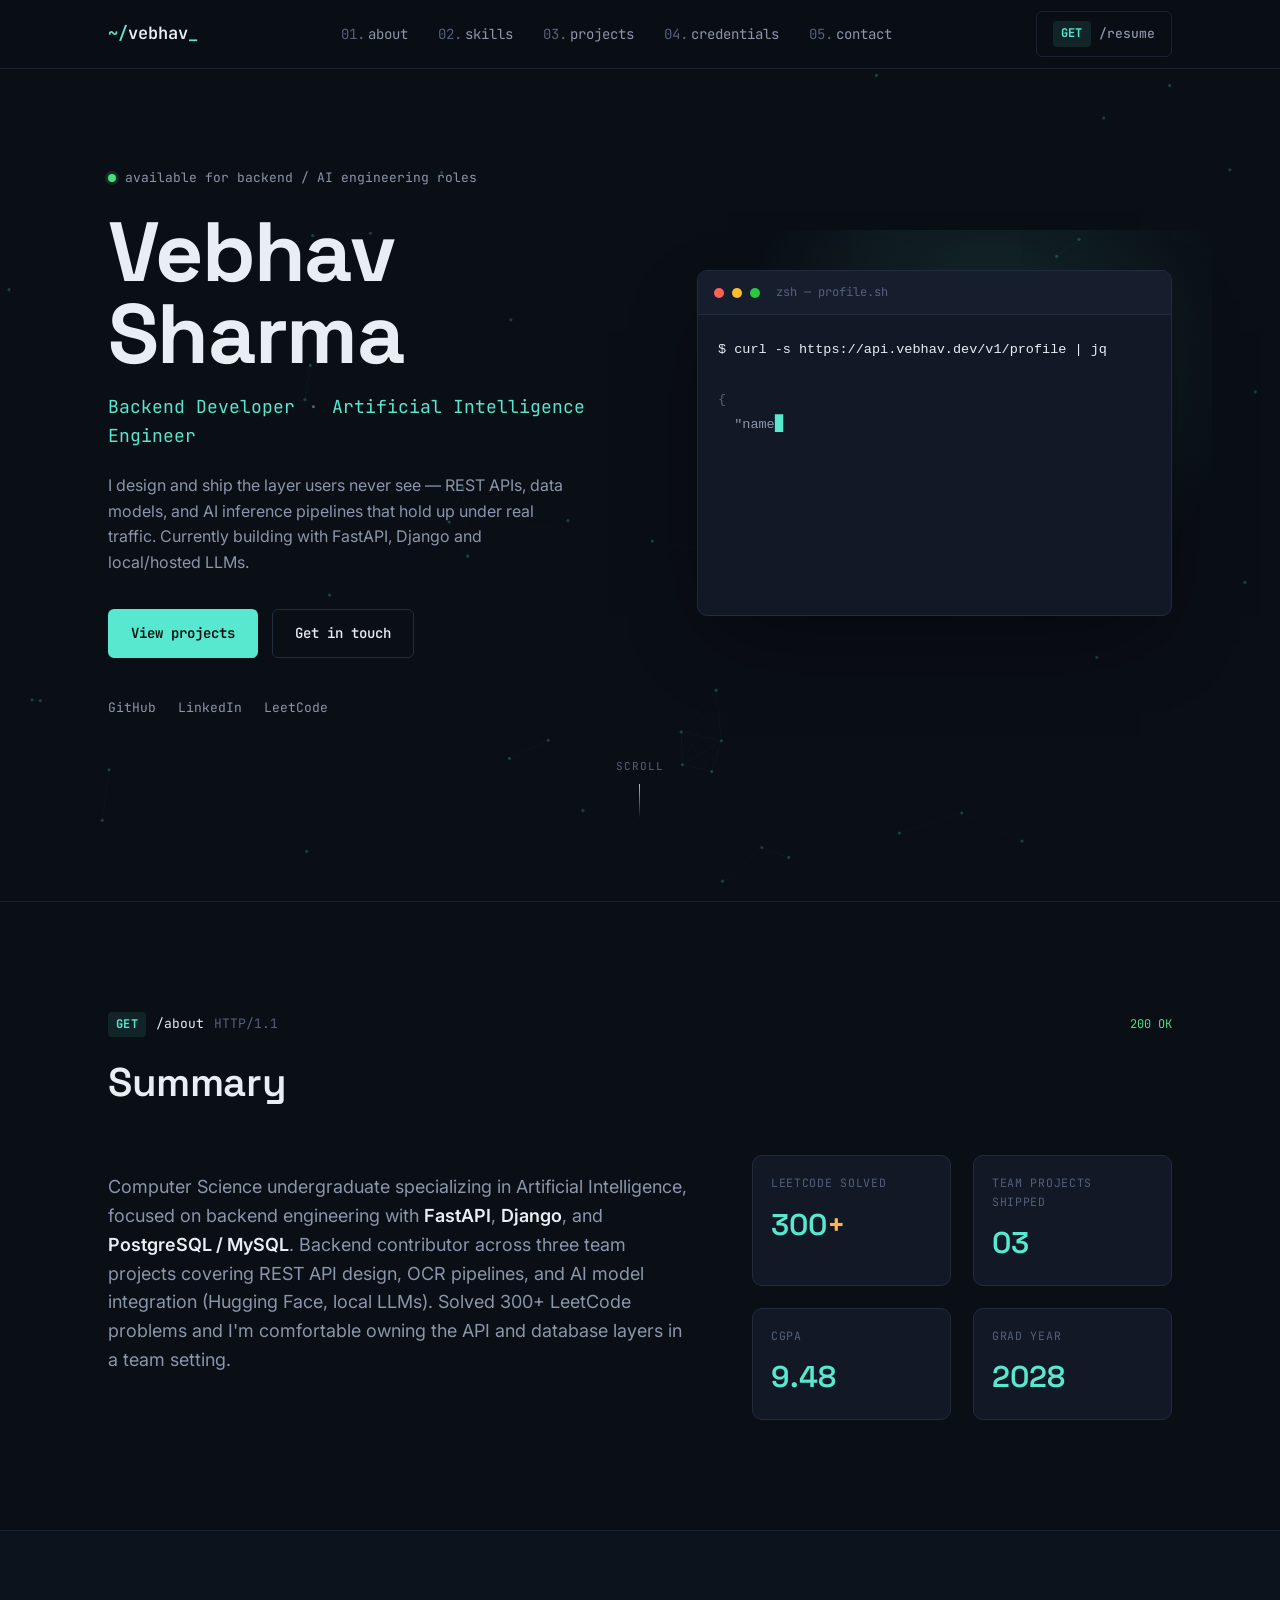
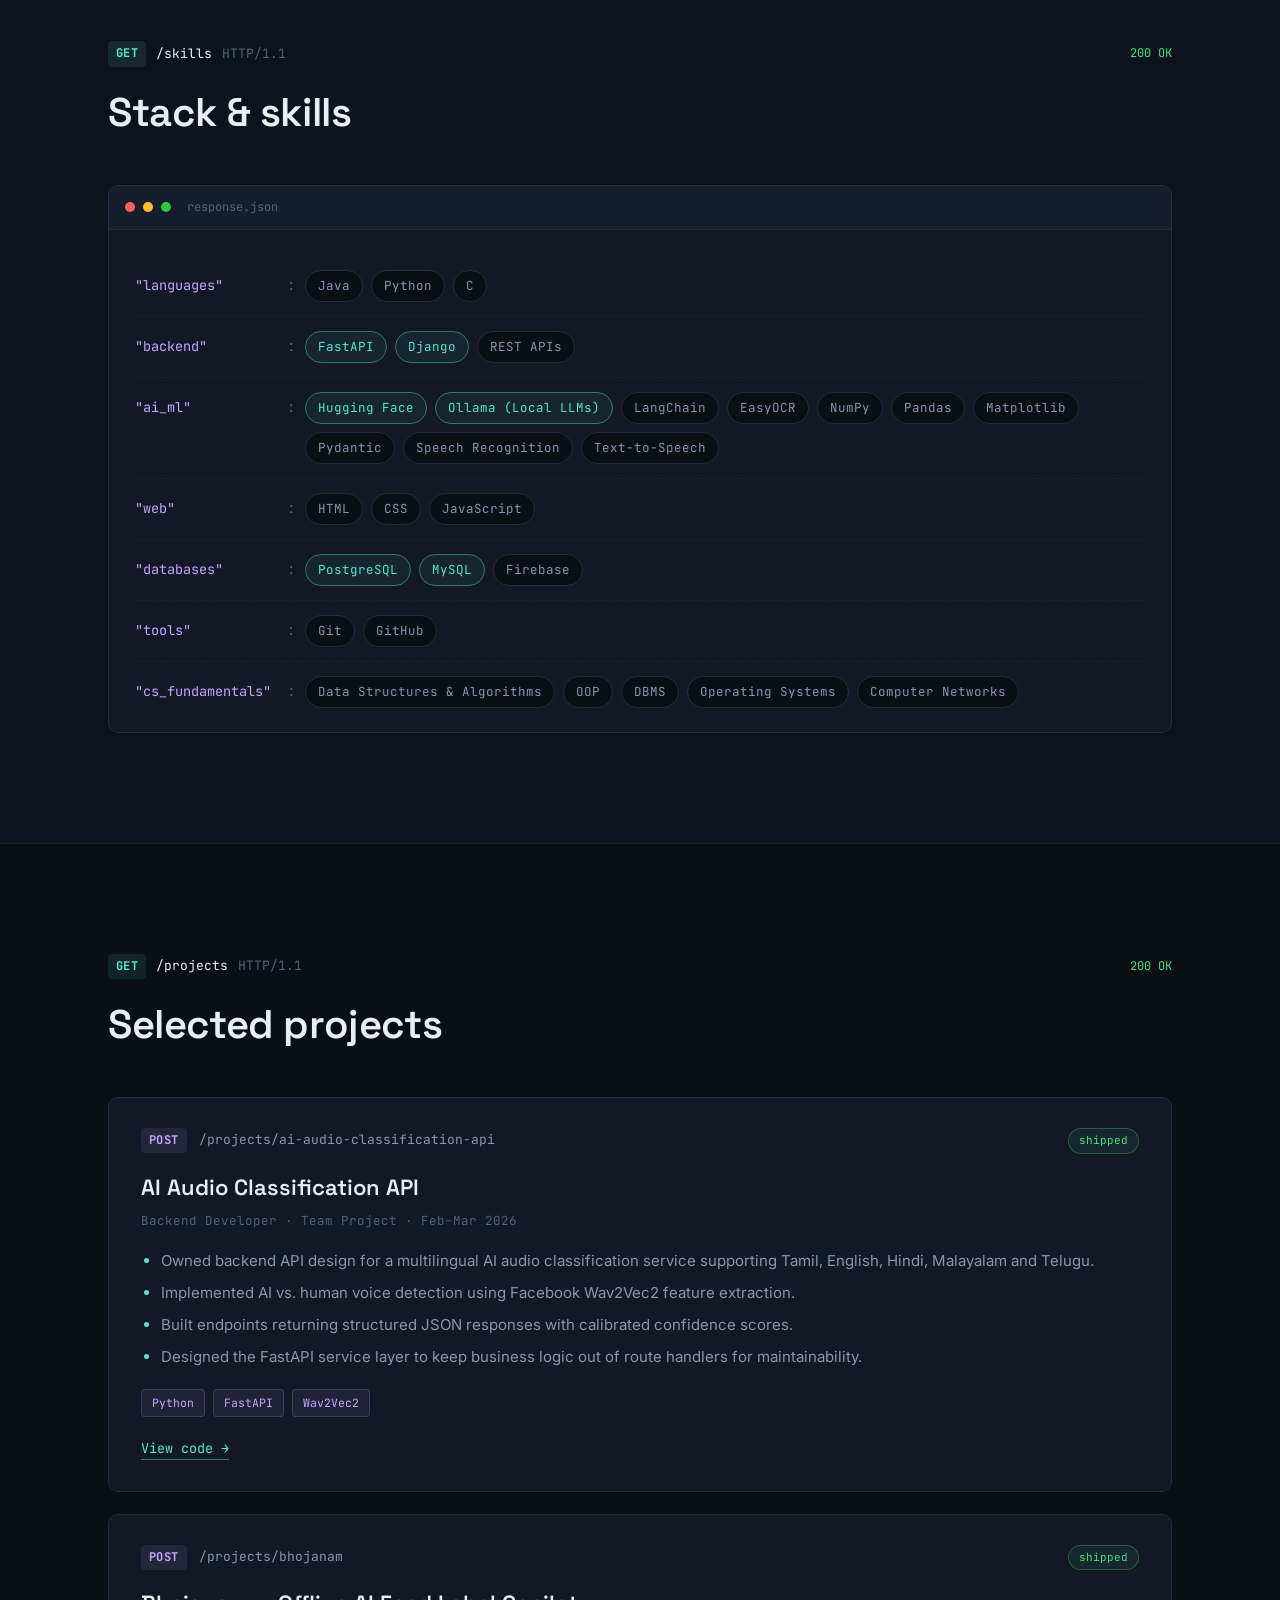
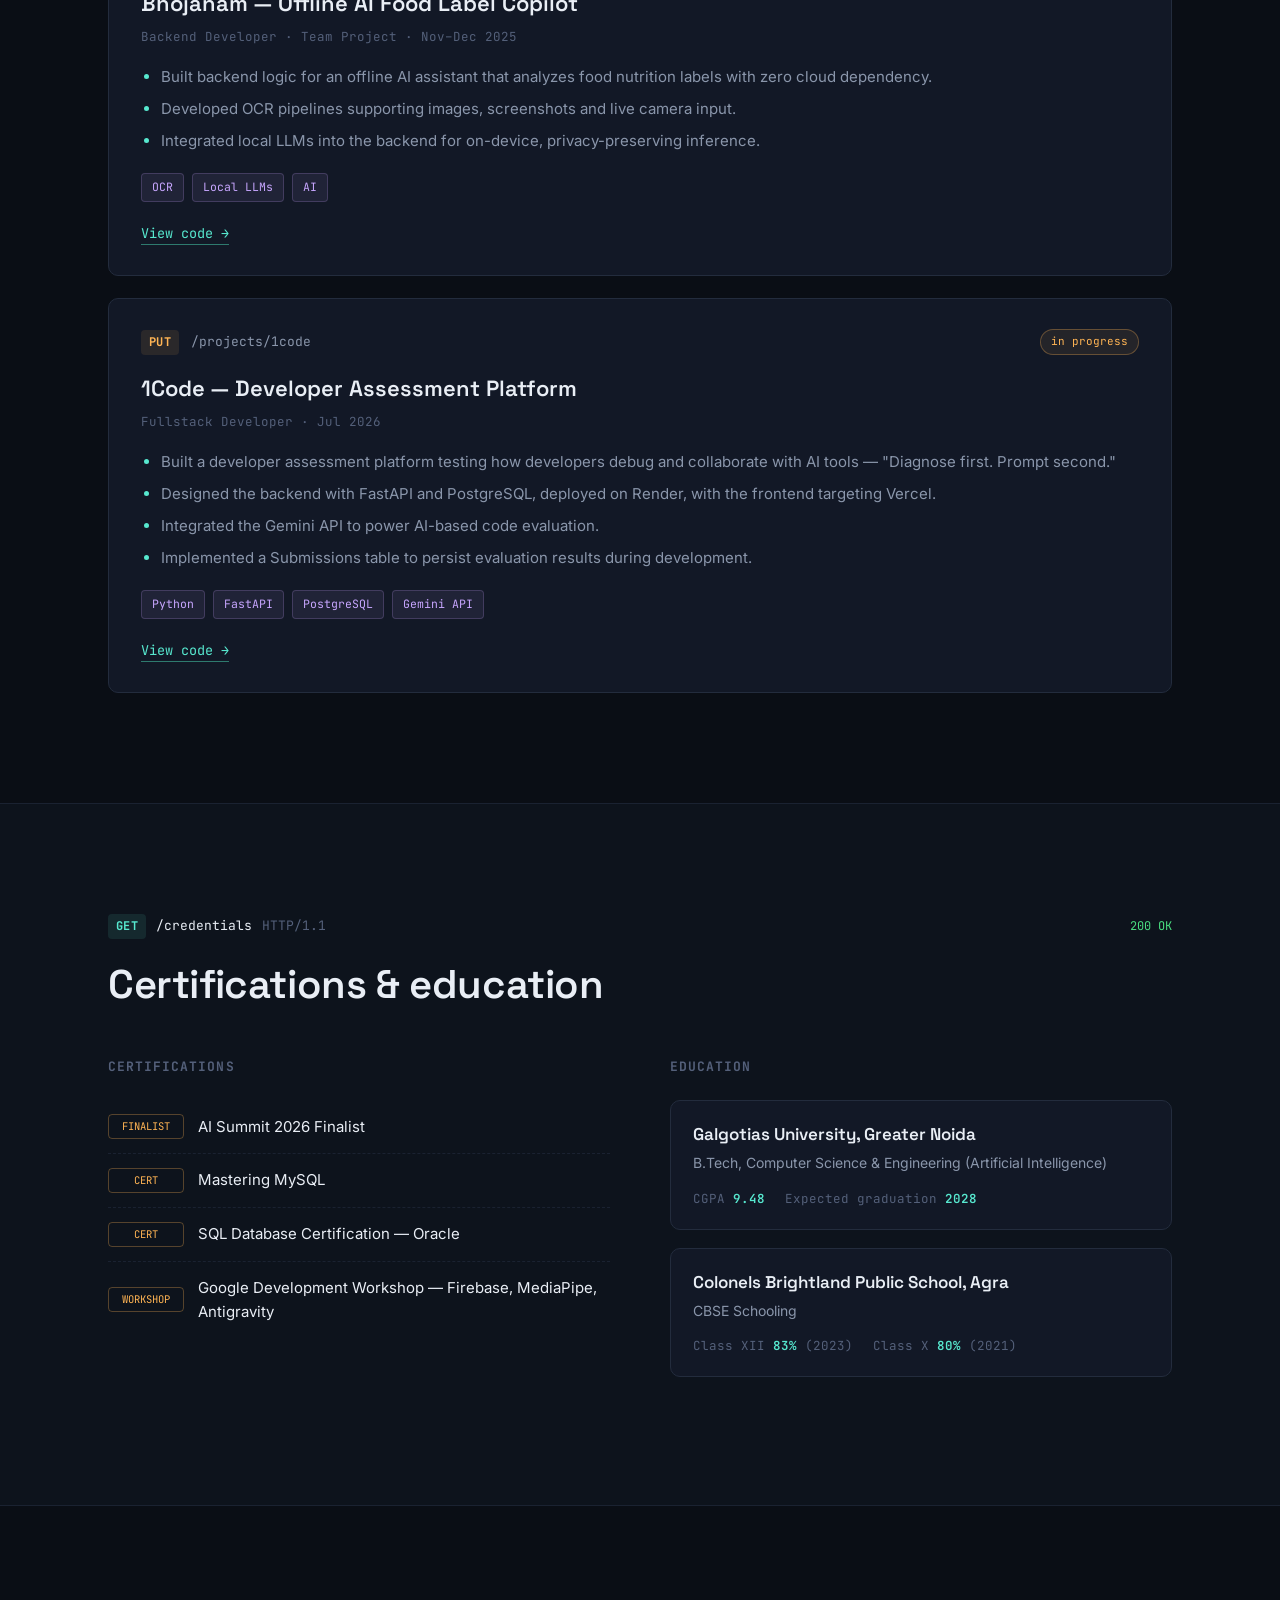
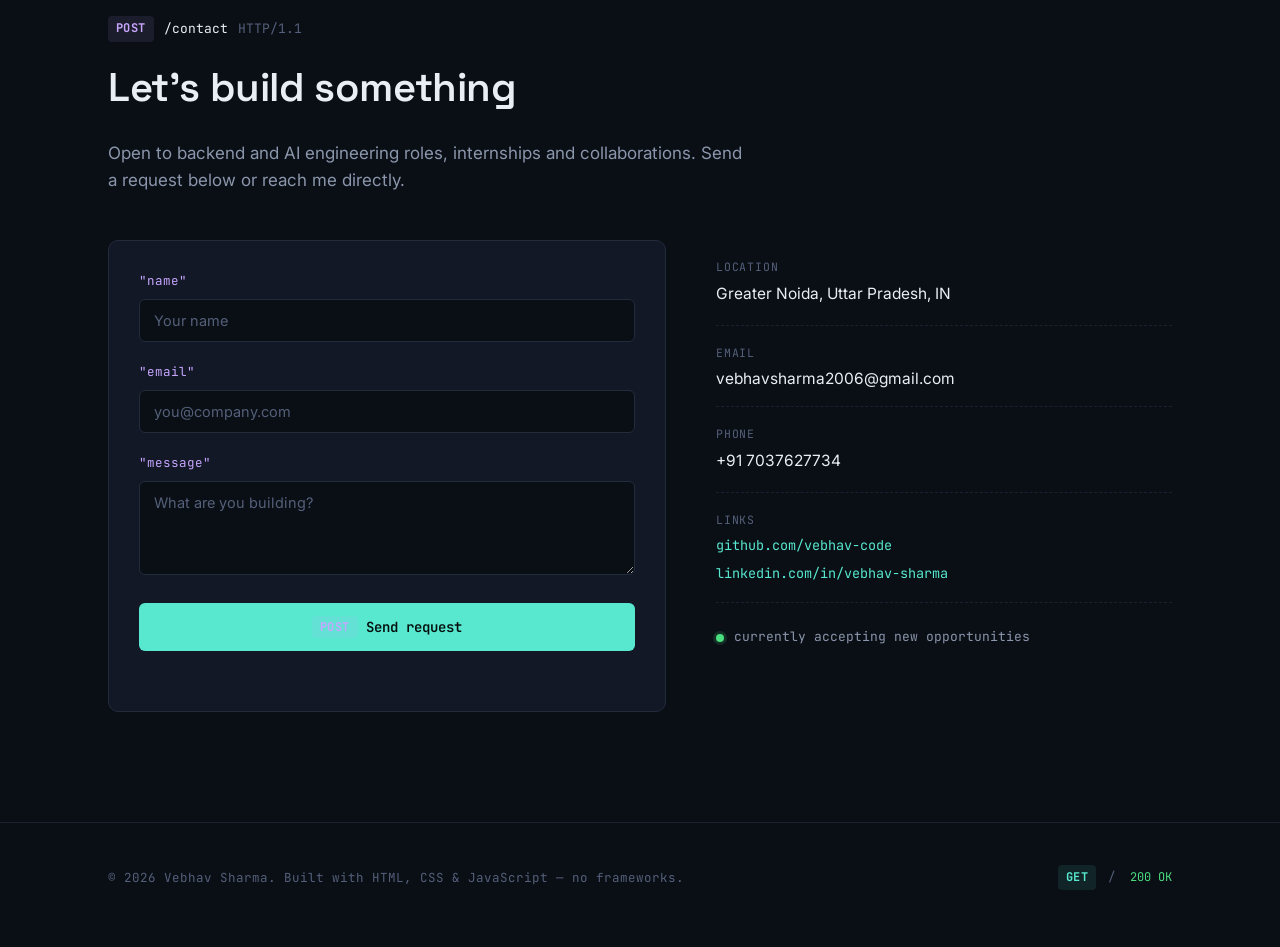
<file: index.html>
<!DOCTYPE html>
<html lang="en">
<head>
<meta charset="UTF-8">
<meta name="viewport" content="width=device-width, initial-scale=1.0">
<title>Vebhav Sharma — Backend Developer &amp; AI Engineer</title>
<meta name="description" content="Vebhav Sharma — Backend developer specializing in FastAPI, Django and AI system integration. Portfolio of backend and AI engineering projects.">

<link rel="preconnect" href="https://fonts.googleapis.com">
<link rel="preconnect" href="https://fonts.gstatic.com" crossorigin>
<link href="https://fonts.googleapis.com/css2?family=Space+Grotesk:wght@400;500;600;700&family=Inter:wght@400;500;600&family=JetBrains+Mono:wght@400;500;600;700&display=swap" rel="stylesheet">

<link rel="stylesheet" href="style.css">
</head>
<body>

<canvas id="net-bg" aria-hidden="true"></canvas>

<a class="skip-link" href="#main">Skip to content</a>

<header class="site-header">
  <div class="wrap header-inner">
    <a href="#top" class="logo">
      <span class="logo-bracket">~/</span>vebhav<span class="logo-blink">_</span>
    </a>

    <nav class="primary-nav" aria-label="Primary">
      <button class="nav-toggle" id="navToggle" aria-expanded="false" aria-controls="navList">
        <span></span><span></span><span></span>
        <span class="sr-only">Menu</span>
      </button>
      <ul id="navList" class="nav-list">
        <li><a href="#about"><span class="nav-dim">01.</span>about</a></li>
        <li><a href="#skills"><span class="nav-dim">02.</span>skills</a></li>
        <li><a href="#projects"><span class="nav-dim">03.</span>projects</a></li>
        <li><a href="#credentials"><span class="nav-dim">04.</span>credentials</a></li>
        <li><a href="#contact"><span class="nav-dim">05.</span>contact</a></li>
      </ul>
    </nav>

    <a class="btn btn-ghost header-cta" href="mailto:vebhavsharma2006@gmail.com">
      <span class="method method-get">GET</span> /resume
    </a>
  </div>
</header>

<main id="main">

  <!-- ============ HERO ============ -->
  <section class="hero" id="top">
    <div class="wrap hero-grid">

      <div class="hero-copy">
        <p class="eyebrow"><span class="status-dot"></span>available for backend / AI engineering roles</p>
        <h1 class="hero-title">
          Vebhav<br>
          Sharma
        </h1>
        <p class="hero-role">Backend Developer <span class="dot-sep">·</span> Artificial Intelligence Engineer</p>
        <p class="hero-desc">
          I design and ship the layer users never see &mdash; REST APIs, data models,
          and AI inference pipelines that hold up under real traffic. Currently
          building with FastAPI, Django and local/hosted LLMs.
        </p>

        <div class="hero-actions">
          <a href="#projects" class="btn btn-solid">View projects</a>
          <a href="#contact" class="btn btn-outline">Get in touch</a>
        </div>

        <ul class="hero-social" aria-label="Social links">
          <li><a href="https://github.com/vebhav-code" target="_blank" rel="noopener">GitHub</a></li>
          <li><a href="https://www.linkedin.com/in/vebhav-sharma-586575362/" target="_blank" rel="noopener">LinkedIn</a></li>
          <li><a href="#" target="_blank" rel="noopener" data-placeholder="leetcode">LeetCode</a></li>
        </ul>
      </div>

      <div class="hero-terminal" aria-hidden="true">
        <div class="terminal-window">
          <div class="terminal-bar">
            <span class="dot dot-r"></span><span class="dot dot-y"></span><span class="dot dot-g"></span>
            <span class="terminal-title">zsh — profile.sh</span>
          </div>
          <pre class="terminal-body"><code id="terminalCode"></code><span class="cursor" id="terminalCursor">&#9608;</span></pre>
        </div>
        <div class="terminal-glow"></div>
      </div>

    </div>

    <div class="scroll-cue" aria-hidden="true">
      <span>scroll</span>
      <span class="scroll-line"></span>
    </div>
  </section>

  <!-- ============ ABOUT ============ -->
  <section class="section" id="about">
    <div class="wrap">
      <p class="route"><span class="method method-get">GET</span> <span class="path">/about</span> <span class="http-ver">HTTP/1.1</span><span class="http-status">200 OK</span></p>
      <h2 class="section-title">Summary</h2>

      <div class="about-grid">
        <p class="about-text">
          Computer Science undergraduate specializing in Artificial Intelligence, focused on
          backend engineering with <strong>FastAPI</strong>, <strong>Django</strong>, and
          <strong>PostgreSQL / MySQL</strong>. Backend contributor across three team projects
          covering REST API design, OCR pipelines, and AI model integration
          (Hugging&nbsp;Face, local LLMs). Solved 300+ LeetCode problems and I'm comfortable
          owning the API and database layers in a team setting.
        </p>

        <dl class="about-stats">
          <div class="stat">
            <dt>LeetCode solved</dt>
            <dd>300<span class="stat-plus">+</span></dd>
          </div>
          <div class="stat">
            <dt>Team projects shipped</dt>
            <dd>03</dd>
          </div>
          <div class="stat">
            <dt>CGPA</dt>
            <dd>9.48</dd>
          </div>
          <div class="stat">
            <dt>Grad year</dt>
            <dd>2028</dd>
          </div>
        </dl>
      </div>
    </div>
  </section>

  <!-- ============ SKILLS ============ -->
  <section class="section section-alt" id="skills">
    <div class="wrap">
      <p class="route"><span class="method method-get">GET</span> <span class="path">/skills</span> <span class="http-ver">HTTP/1.1</span><span class="http-status">200 OK</span></p>
      <h2 class="section-title">Stack &amp; skills</h2>

      <div class="skills-panel">
        <div class="skills-panel-head">
          <span class="dot dot-r"></span><span class="dot dot-y"></span><span class="dot dot-g"></span>
          <span class="terminal-title">response.json</span>
        </div>
        <div class="skills-body">

          <div class="skill-row">
            <span class="skill-key">"languages"</span>
            <span class="skill-colon">:</span>
            <div class="chip-list">
              <span class="chip">Java</span><span class="chip">Python</span><span class="chip">C</span>
            </div>
          </div>

          <div class="skill-row">
            <span class="skill-key">"backend"</span>
            <span class="skill-colon">:</span>
            <div class="chip-list">
              <span class="chip chip-accent">FastAPI</span><span class="chip chip-accent">Django</span><span class="chip">REST&nbsp;APIs</span>
            </div>
          </div>

          <div class="skill-row">
            <span class="skill-key">"ai_ml"</span>
            <span class="skill-colon">:</span>
            <div class="chip-list">
              <span class="chip chip-accent">Hugging&nbsp;Face</span><span class="chip chip-accent">Ollama&nbsp;(Local&nbsp;LLMs)</span><span class="chip">LangChain</span><span class="chip">EasyOCR</span><span class="chip">NumPy</span><span class="chip">Pandas</span><span class="chip">Matplotlib</span><span class="chip">Pydantic</span><span class="chip">Speech&nbsp;Recognition</span><span class="chip">Text-to-Speech</span>
            </div>
          </div>

          <div class="skill-row">
            <span class="skill-key">"web"</span>
            <span class="skill-colon">:</span>
            <div class="chip-list">
              <span class="chip">HTML</span><span class="chip">CSS</span><span class="chip">JavaScript</span>
            </div>
          </div>

          <div class="skill-row">
            <span class="skill-key">"databases"</span>
            <span class="skill-colon">:</span>
            <div class="chip-list">
              <span class="chip chip-accent">PostgreSQL</span><span class="chip chip-accent">MySQL</span><span class="chip">Firebase</span>
            </div>
          </div>

          <div class="skill-row">
            <span class="skill-key">"tools"</span>
            <span class="skill-colon">:</span>
            <div class="chip-list">
              <span class="chip">Git</span><span class="chip">GitHub</span>
            </div>
          </div>

          <div class="skill-row">
            <span class="skill-key">"cs_fundamentals"</span>
            <span class="skill-colon">:</span>
            <div class="chip-list">
              <span class="chip">Data&nbsp;Structures&nbsp;&amp;&nbsp;Algorithms</span><span class="chip">OOP</span><span class="chip">DBMS</span><span class="chip">Operating&nbsp;Systems</span><span class="chip">Computer&nbsp;Networks</span>
            </div>
          </div>

        </div>
      </div>
    </div>
  </section>

  <!-- ============ PROJECTS ============ -->
  <section class="section" id="projects">
    <div class="wrap">
      <p class="route"><span class="method method-get">GET</span> <span class="path">/projects</span> <span class="http-ver">HTTP/1.1</span><span class="http-status">200 OK</span></p>
      <h2 class="section-title">Selected projects</h2>

      <div class="project-list">

        <article class="project-card">
          <div class="project-head">
            <span class="method method-post">POST</span>
            <span class="project-endpoint">/projects/ai-audio-classification-api</span>
            <span class="project-status">shipped</span>
          </div>
          <h3 class="project-title">AI Audio Classification API</h3>
          <p class="project-role">Backend Developer &middot; Team Project &middot; Feb&ndash;Mar 2026</p>
          <ul class="project-points">
            <li>Owned backend API design for a multilingual AI audio classification service supporting Tamil, English, Hindi, Malayalam and Telugu.</li>
            <li>Implemented AI vs. human voice detection using Facebook Wav2Vec2 feature extraction.</li>
            <li>Built endpoints returning structured JSON responses with calibrated confidence scores.</li>
            <li>Designed the FastAPI service layer to keep business logic out of route handlers for maintainability.</li>
          </ul>
          <div class="project-tags">
            <span class="tag">Python</span><span class="tag">FastAPI</span><span class="tag">Wav2Vec2</span>
          </div>
          <a class="project-link" href="https://github.com/vebhav-code?tab=repositories" target="_blank" rel="noopener">View code &rarr;</a>
        </article>

        <article class="project-card">
          <div class="project-head">
            <span class="method method-post">POST</span>
            <span class="project-endpoint">/projects/bhojanam</span>
            <span class="project-status">shipped</span>
          </div>
          <h3 class="project-title">Bhojanam &mdash; Offline AI Food Label Copilot</h3>
          <p class="project-role">Backend Developer &middot; Team Project &middot; Nov&ndash;Dec 2025</p>
          <ul class="project-points">
            <li>Built backend logic for an offline AI assistant that analyzes food nutrition labels with zero cloud dependency.</li>
            <li>Developed OCR pipelines supporting images, screenshots and live camera input.</li>
            <li>Integrated local LLMs into the backend for on-device, privacy-preserving inference.</li>
          </ul>
          <div class="project-tags">
            <span class="tag">OCR</span><span class="tag">Local&nbsp;LLMs</span><span class="tag">AI</span>
          </div>
          <a class="project-link" href="https://github.com/vebhav-code?tab=repositories" target="_blank" rel="noopener">View code &rarr;</a>
        </article>

        <article class="project-card">
          <div class="project-head">
            <span class="method method-put">PUT</span>
            <span class="project-endpoint">/projects/1code</span>
            <span class="project-status project-status-live">in&nbsp;progress</span>
          </div>
          <h3 class="project-title">1Code &mdash; Developer Assessment Platform</h3>
          <p class="project-role">Fullstack Developer &middot; Jul 2026</p>
          <ul class="project-points">
            <li>Built a developer assessment platform testing how developers debug and collaborate with AI tools &mdash; "Diagnose first. Prompt second."</li>
            <li>Designed the backend with FastAPI and PostgreSQL, deployed on Render, with the frontend targeting Vercel.</li>
            <li>Integrated the Gemini API to power AI-based code evaluation.</li>
            <li>Implemented a Submissions table to persist evaluation results during development.</li>
          </ul>
          <div class="project-tags">
            <span class="tag">Python</span><span class="tag">FastAPI</span><span class="tag">PostgreSQL</span><span class="tag">Gemini&nbsp;API</span>
          </div>
          <a class="project-link" href="https://github.com/vebhav-code?tab=repositories" target="_blank" rel="noopener">View code &rarr;</a>
        </article>

      </div>
    </div>
  </section>

  <!-- ============ CREDENTIALS (certs + education) ============ -->
  <section class="section section-alt" id="credentials">
    <div class="wrap">
      <p class="route"><span class="method method-get">GET</span> <span class="path">/credentials</span> <span class="http-ver">HTTP/1.1</span><span class="http-status">200 OK</span></p>
      <h2 class="section-title">Certifications &amp; education</h2>

      <div class="credentials-grid">

        <div class="cred-col">
          <h3 class="cred-heading">Certifications</h3>
          <ul class="log-list">
            <li class="log-row">
              <span class="log-tag">FINALIST</span>
              <span class="log-text">AI Summit 2026 Finalist</span>
            </li>
            <li class="log-row">
              <span class="log-tag">CERT</span>
              <span class="log-text">Mastering MySQL</span>
            </li>
            <li class="log-row">
              <span class="log-tag">CERT</span>
              <span class="log-text">SQL Database Certification &mdash; Oracle</span>
            </li>
            <li class="log-row">
              <span class="log-tag">WORKSHOP</span>
              <span class="log-text">Google Development Workshop &mdash; Firebase, MediaPipe, Antigravity</span>
            </li>
          </ul>
        </div>

        <div class="cred-col">
          <h3 class="cred-heading">Education</h3>
          <div class="edu-card">
            <p class="edu-school">Galgotias University, Greater Noida</p>
            <p class="edu-degree">B.Tech, Computer Science &amp; Engineering (Artificial Intelligence)</p>
            <div class="edu-meta">
              <span>CGPA <strong>9.48</strong></span>
              <span>Expected graduation <strong>2028</strong></span>
            </div>
          </div>
          <div class="edu-card">
            <p class="edu-school">Colonels Brightland Public School, Agra</p>
            <p class="edu-degree">CBSE Schooling</p>
            <div class="edu-meta">
              <span>Class XII <strong>83%</strong> (2023)</span>
              <span>Class X <strong>80%</strong> (2021)</span>
            </div>
          </div>
        </div>

      </div>
    </div>
  </section>

  <!-- ============ CONTACT ============ -->
  <section class="section contact-section" id="contact">
    <div class="wrap">
      <p class="route"><span class="method method-post">POST</span> <span class="path">/contact</span> <span class="http-ver">HTTP/1.1</span></p>
      <h2 class="section-title">Let's build something</h2>
      <p class="contact-lead">
        Open to backend and AI engineering roles, internships and collaborations.
        Send a request below or reach me directly.
      </p>

      <div class="contact-grid">

        <form class="contact-form" id="contactForm" action="https://formsubmit.co/vebhavsharma2006@gmail.com" method="POST">
          <div class="field">
            <label for="name">"name"</label>
            <input type="text" id="name" name="name" required placeholder="Your name">
          </div>
          <div class="field">
            <label for="email">"email"</label>
            <input type="email" id="email" name="email" required placeholder="you@company.com">
          </div>
          <div class="field">
            <label for="message">"message"</label>
            <textarea id="message" name="message" rows="4" required placeholder="What are you building?"></textarea>
          </div>
          <button type="submit" class="btn btn-solid btn-wide">
            <span class="method method-post">POST</span> Send request
          </button>
          <p class="form-note" id="formNote" role="status" aria-live="polite"></p>
        </form>

        <div class="contact-info">
          <div class="info-row">
            <span class="info-label">location</span>
            <span class="info-value">Greater Noida, Uttar Pradesh, IN</span>
          </div>
          <div class="info-row">
            <span class="info-label">email</span>
            <button class="info-value info-copy" id="copyEmail" data-email="vebhavsharma2006@gmail.com" type="button">
              vebhavsharma2006@gmail.com <span class="copy-hint">click to copy</span>
            </button>
          </div>
          <div class="info-row">
            <span class="info-label">phone</span>
            <span class="info-value">+91&nbsp;7037627734</span>
          </div>
          <div class="info-row info-links">
            <span class="info-label">links</span>
            <div class="info-value link-stack">
              <a href="https://github.com/vebhav-code" target="_blank" rel="noopener">github.com/vebhav-code</a>
              <a href="https://www.linkedin.com/in/vebhav-sharma-586575362/" target="_blank" rel="noopener">linkedin.com/in/vebhav-sharma</a>
            </div>
          </div>
          <div class="status-block">
            <span class="status-dot"></span>
            currently accepting new opportunities
          </div>
        </div>

      </div>
    </div>
  </section>

</main>

<footer class="site-footer">
  <div class="wrap footer-inner">
    <p>&copy; <span id="year"></span> Vebhav Sharma. Built with HTML, CSS &amp; JavaScript &mdash; no frameworks.</p>
    <p class="footer-status"><span class="method method-get">GET</span> / <span class="http-status">200 OK</span></p>
  </div>
</footer>

<script src="script.js"></script>
</body>
</html>
</file>
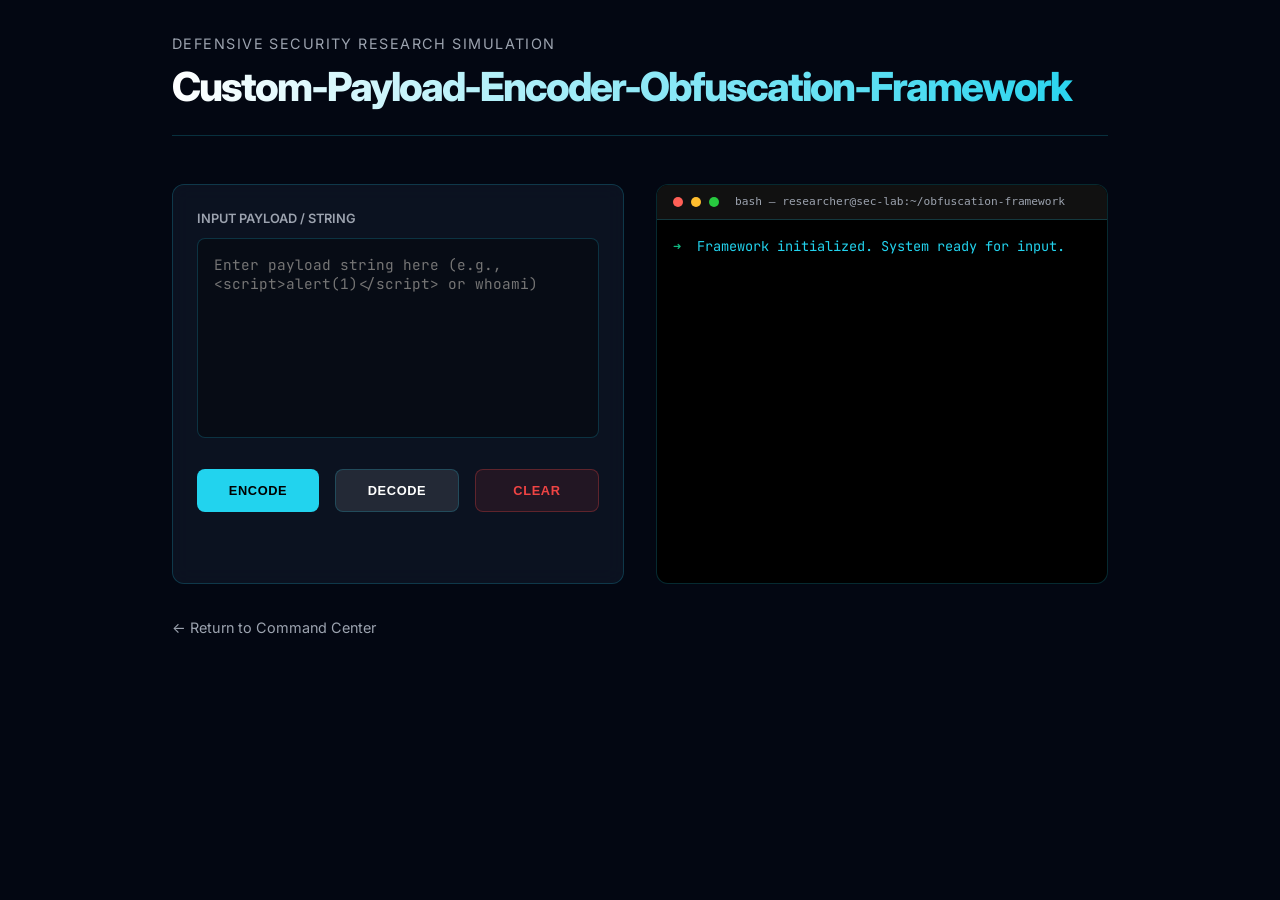
<file: projects/payload-encoder/index.html>
<!DOCTYPE html>
<html lang="en">
<head>
    <meta charset="UTF-8">
    <meta name="viewport" content="width=device-width, initial-scale=1.0">
    <title>Payload Encoder | Defensive Research Simulation</title>
    <link rel="stylesheet" href="style.css">
    <link href="https://fonts.googleapis.com/css2?family=Inter:wght@400;600;800&family=JetBrains+Mono:wght@400;500&display=swap" rel="stylesheet">
</head>
<body>
    <div class="container">
        <header>
            <p class="subtitle">Defensive Security Research Simulation</p>
            <h1>Custom-Payload-Encoder-Obfuscation-Framework</h1>
        </header>

        <div class="main-grid">
            <div class="input-panel">
                <label class="label">Input Payload / String</label>
                <textarea id="payloadInput" placeholder="Enter payload string here (e.g., <script>alert(1)</script> or whoami)"></textarea>
                
                <div class="controls">
                    <button id="encodeBtn" class="btn-primary">Encode</button>
                    <button id="decodeBtn" class="btn-secondary">Decode</button>
                    <button id="clearBtn" class="btn-danger">Clear</button>
                </div>
            </div>

            <div class="terminal-panel">
                <div class="terminal-header">
                    <div class="dot dot-red"></div>
                    <div class="dot dot-yellow"></div>
                    <div class="dot dot-green"></div>
                    <span class="terminal-title">bash — researcher@sec-lab:~/obfuscation-framework</span>
                </div>
                <div class="terminal-body" id="terminalOutput">
                    <div class="log-entry">
                        <span class="prompt">➜</span>
                        <span class="status-info">Framework initialized. System ready for input.</span>
                    </div>
                </div>
            </div>
        </div>

        <a href="../../index.html" class="back-link">← Return to Command Center</a>
    </div>

    <script src="script.js"></script>
</body>
</html>
</file>
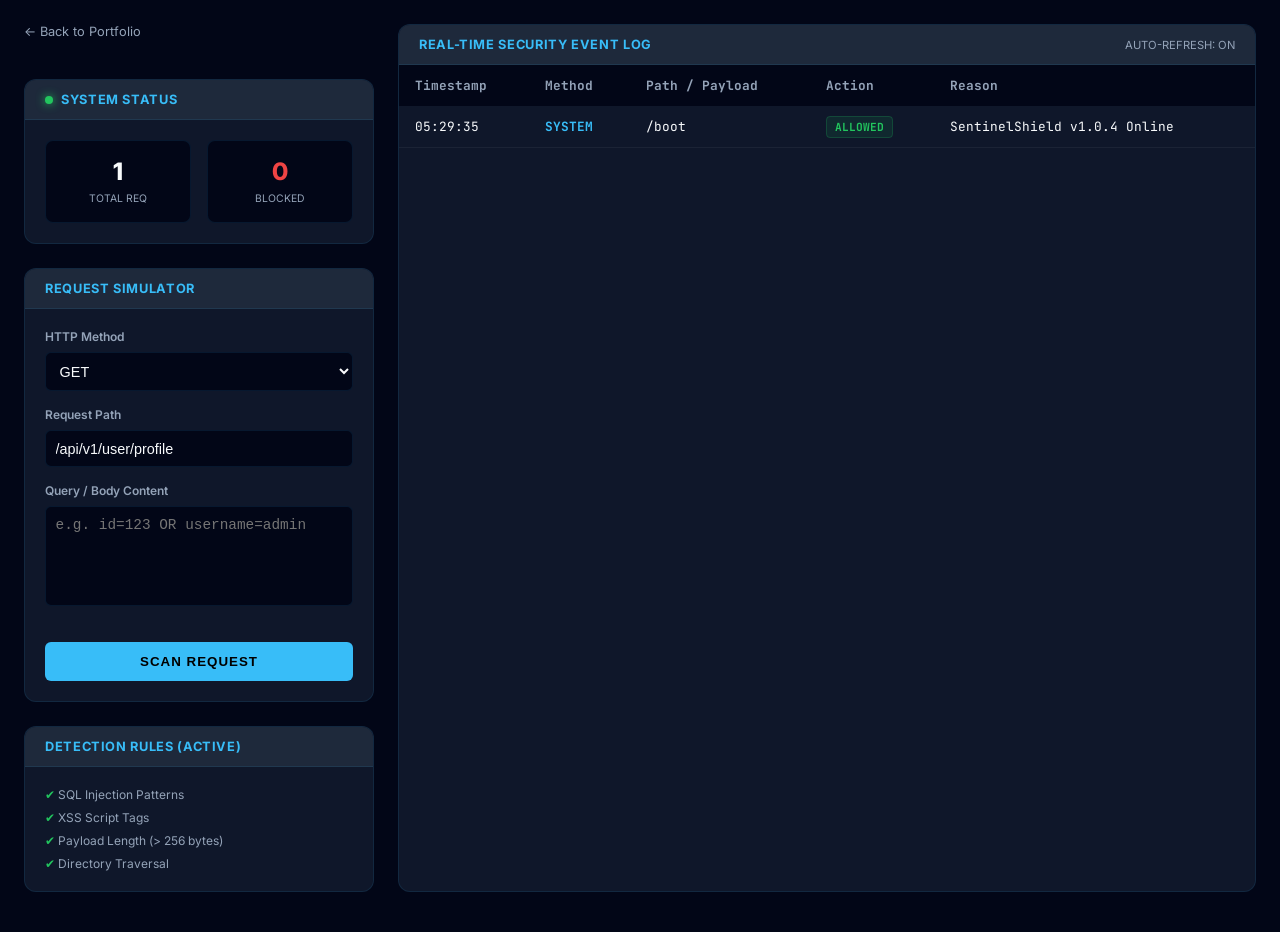
<file: projects/sentinel-shield/index.html>
<!DOCTYPE html>
<html lang="en">

<head>
    <meta charset="UTF-8">
    <meta name="viewport" content="width=device-width, initial-scale=1.0">
    <title>SentinelShield | Web App Security Monitoring</title>
    <link rel="stylesheet" href="style.css">
    <link href="https://fonts.googleapis.com/css2?family=Inter:wght@400;600;800&family=JetBrains+Mono&display=swap"
        rel="stylesheet">
</head>

<body>
    <div class="dashboard">
        <!-- Sidebar -->
        <div class="sidebar">
            <a href="../../index.html" class="back-btn">← Back to Portfolio</a>

            <div class="panel">
                <div class="panel-header">
                    <span class="panel-title">
                        <div class="pulse"></div> System Status
                    </span>
                </div>
                <div class="panel-body">
                    <div class="stats-grid">
                        <div class="stat-card">
                            <span class="stat-value" id="count-total">0</span>
                            <span class="stat-label">Total Req</span>
                        </div>
                        <div class="stat-card">
                            <span class="stat-value" id="count-blocked" style="color: var(--accent-red)">0</span>
                            <span class="stat-label">Blocked</span>
                        </div>
                    </div>
                </div>
            </div>

            <div class="panel">
                <div class="panel-header">
                    <span class="panel-title">Request Simulator</span>
                </div>
                <div class="panel-body">
                    <form id="requestForm">
                        <div class="form-group">
                            <label>HTTP Method</label>
                            <select id="method">
                                <option value="GET">GET</option>
                                <option value="POST">POST</option>
                                <option value="PUT">PUT</option>
                                <option value="DELETE">DELETE</option>
                            </select>
                        </div>
                        <div class="form-group">
                            <label>Request Path</label>
                            <input type="text" id="path" value="/api/v1/user/profile">
                        </div>
                        <div class="form-group">
                            <label>Query / Body Content</label>
                            <textarea id="payload" placeholder="e.g. id=123 OR username=admin"></textarea>
                        </div>
                        <button type="submit" class="btn-trigger">Scan Request</button>
                    </form>
                </div>
            </div>

            <div class="panel">
                <div class="panel-header">
                    <span class="panel-title">Detection Rules (Active)</span>
                </div>
                <div class="panel-body">
                    <ul style="font-size: 0.75rem; color: var(--text-muted); list-style: none; padding: 0;">
                        <li style="margin-bottom: 0.5rem;"><span style="color: var(--accent-green);">✔</span> SQL
                            Injection Patterns</li>
                        <li style="margin-bottom: 0.5rem;"><span style="color: var(--accent-green);">✔</span> XSS Script
                            Tags</li>
                        <li style="margin-bottom: 0.5rem;"><span style="color: var(--accent-green);">✔</span> Payload
                            Length (> 256 bytes)</li>
                        <li><span style="color: var(--accent-green);">✔</span> Directory Traversal</li>
                    </ul>
                </div>
            </div>
        </div>

        <!-- Main Content (Logs) -->
        <div class="main-content">
            <div class="panel" style="flex: 1;">
                <div class="panel-header">
                    <span class="panel-title">Real-Time Security Event Log</span>
                    <span style="font-size: 0.7rem; color: var(--text-muted);">AUTO-REFRESH: ON</span>
                </div>
                <div class="log-container">
                    <table class="log-table">
                        <thead>
                            <tr>
                                <th>Timestamp</th>
                                <th>Method</th>
                                <th>Path / Payload</th>
                                <th>Action</th>
                                <th>Reason</th>
                            </tr>
                        </thead>
                        <tbody id="logBody">
                            <!-- Logs will be inserted here -->
                        </tbody>
                    </table>
                </div>
            </div>
        </div>
    </div>

    <script src="script.js"></script>
</body>

</html>
</file>
<file: style.css>
/* =========================================================
   Vebhav Sharma — Portfolio
   Design concept: "API console" — the site presents itself
   as a live backend service: routes, JSON responses, status
   codes. Grounded in the subject's actual profession.
   ========================================================= */

:root{
  /* --- color tokens --- */
  --bg:        #0A0E15;
  --bg-alt:    #0D131C;
  --surface:   #121826;
  --surface-2: #161E2E;
  --border:    #232C3D;
  --border-soft: #1A2231;

  --text:       #E9EEF5;
  --text-dim:   #8A96AB;
  --text-dimmer:#54607A;

  --accent:     #57E8CF;   /* cyan/teal — primary */
  --accent-dim: #2E7A6E;
  --accent-2:   #FFB454;   /* amber — secondary / warn */
  --accent-3:   #C7A6FF;   /* violet — POST / keys */
  --accent-4:   #FF8A80;   /* soft red — PUT/alt method */
  --ok:         #4ADE80;

  /* --- type tokens --- */
  --font-display: 'Space Grotesk', 'Segoe UI', sans-serif;
  --font-body:    'Inter', 'Segoe UI', sans-serif;
  --font-mono:    'JetBrains Mono', 'SFMono-Regular', Consolas, monospace;

  --radius: 10px;
  --radius-sm: 6px;

  --wrap: 1120px;
}

*, *::before, *::after{ box-sizing: border-box; }

html{
  scroll-behavior: smooth;
  scrollbar-color: var(--border) var(--bg);
}
@media (prefers-reduced-motion: reduce){
  html{ scroll-behavior: auto; }
  *, *::before, *::after{
    animation-duration: 0.001ms !important;
    animation-iteration-count: 1 !important;
    transition-duration: 0.001ms !important;
    scroll-behavior: auto !important;
  }
}

body{
  margin: 0;
  background: var(--bg);
  color: var(--text);
  font-family: var(--font-body);
  font-size: 16px;
  line-height: 1.6;
  -webkit-font-smoothing: antialiased;
}

::selection{ background: var(--accent); color: #05100E; }

a{ color: inherit; text-decoration: none; }

.sr-only{
  position: absolute; width: 1px; height: 1px;
  padding: 0; margin: -1px; overflow: hidden;
  clip: rect(0,0,0,0); white-space: nowrap; border: 0;
}

.skip-link{
  position: absolute; left: 12px; top: -60px;
  background: var(--accent); color: #05100E;
  padding: 10px 16px; border-radius: var(--radius-sm);
  font-family: var(--font-mono); font-size: 13px; font-weight: 600;
  z-index: 999; transition: top .2s ease;
}
.skip-link:focus{ top: 12px; }

:focus-visible{
  outline: 2px solid var(--accent);
  outline-offset: 3px;
  border-radius: 3px;
}

.wrap{
  max-width: var(--wrap);
  margin: 0 auto;
  padding: 0 28px;
}

/* --- background canvas (subtle node graph) --- */
#net-bg{
  position: fixed; inset: 0;
  width: 100%; height: 100%;
  z-index: 0;
  opacity: .5;
  pointer-events: none;
}

header, main, footer{ position: relative; z-index: 1; }

/* =========================================================
   Reusable bits: routes, methods, status, buttons, chips
   ========================================================= */

.method{
  font-family: var(--font-mono);
  font-size: 12px;
  font-weight: 700;
  letter-spacing: .04em;
  padding: 3px 8px;
  border-radius: 4px;
  display: inline-block;
}
.method-get{ color: var(--accent); background: rgba(87,232,207,.10); }
.method-post{ color: var(--accent-3); background: rgba(199,166,255,.10); }
.method-put{ color: var(--accent-2); background: rgba(255,180,84,.10); }

.route{
  font-family: var(--font-mono);
  font-size: 13px;
  color: var(--text-dim);
  display: flex; align-items: center; gap: 10px;
  margin: 0 0 14px;
  flex-wrap: wrap;
}
.route .path{ color: var(--text); }
.route .http-ver{ color: var(--text-dimmer); }
.http-status{
  margin-left: auto;
  color: var(--ok);
  font-size: 12px;
}

.section-title{
  font-family: var(--font-display);
  font-weight: 600;
  font-size: clamp(28px, 4vw, 40px);
  letter-spacing: -0.01em;
  margin: 0 0 40px;
}

.btn{
  display: inline-flex; align-items: center; gap: 8px;
  font-family: var(--font-mono);
  font-size: 14px; font-weight: 500;
  padding: 12px 22px;
  border-radius: var(--radius-sm);
  border: 1px solid transparent;
  cursor: pointer;
  transition: transform .15s ease, background .15s ease, border-color .15s ease, color .15s ease;
}
.btn:hover{ transform: translateY(-2px); }
.btn-solid{
  background: var(--accent); color: #05100E; font-weight: 600;
}
.btn-solid:hover{ background: #78F0DC; }
.btn-outline{
  border-color: var(--border); color: var(--text);
}
.btn-outline:hover{ border-color: var(--accent); color: var(--accent); }
.btn-ghost{
  border-color: var(--border-soft); color: var(--text-dim);
  font-size: 13px; padding: 9px 16px;
}
.btn-ghost:hover{ border-color: var(--accent); color: var(--accent); }
.btn-wide{ width: 100%; justify-content: center; }

.status-dot{
  width: 8px; height: 8px; border-radius: 50%;
  background: var(--ok);
  display: inline-block;
  box-shadow: 0 0 0 3px rgba(74,222,128,.15);
  animation: pulse 2.4s ease-in-out infinite;
}
@keyframes pulse{
  0%,100%{ box-shadow: 0 0 0 3px rgba(74,222,128,.15); }
  50%{ box-shadow: 0 0 0 6px rgba(74,222,128,.06); }
}

/* =========================================================
   Header / Nav
   ========================================================= */
.site-header{
  position: sticky; top: 0; z-index: 50;
  backdrop-filter: blur(10px);
  background: rgba(10,14,21,.72);
  border-bottom: 1px solid var(--border-soft);
}
.header-inner{
  display: flex; align-items: center; justify-content: space-between;
  height: 68px;
}
.logo{
  font-family: var(--font-mono);
  font-size: 17px; font-weight: 600;
  color: var(--text);
  display: flex; align-items: center;
}
.logo-bracket{ color: var(--accent); }
.logo-blink{
  color: var(--accent);
  animation: blink 1.1s step-end infinite;
}
@keyframes blink{ 50%{ opacity: 0; } }

.nav-list{
  list-style: none;
  display: flex; gap: 30px;
  margin: 0; padding: 0;
  font-family: var(--font-mono);
  font-size: 14px;
}
.nav-list a{
  color: var(--text-dim);
  transition: color .15s ease;
}
.nav-list a:hover{ color: var(--accent); }
.nav-dim{ color: var(--text-dimmer); margin-right: 3px; }

.nav-toggle{
  display: none;
  flex-direction: column; justify-content: center; gap: 5px;
  width: 34px; height: 34px;
  background: none; border: 1px solid var(--border); border-radius: 6px;
  cursor: pointer;
}
.nav-toggle span{
  width: 16px; height: 2px; background: var(--text-dim); margin: 0 auto;
  transition: transform .2s ease, opacity .2s ease;
}

.header-cta{ white-space: nowrap; }

/* =========================================================
   Hero
   ========================================================= */
.hero{
  padding: 76px 0 60px;
  min-height: calc(100vh - 68px);
  display: flex; flex-direction: column; justify-content: center;
}
.hero-grid{
  display: grid;
  grid-template-columns: 1.05fr 0.95fr;
  gap: 64px;
  align-items: center;
}

.eyebrow{
  font-family: var(--font-mono);
  font-size: 13px; color: var(--text-dim);
  display: flex; align-items: center; gap: 9px;
  margin: 0 0 22px;
}

.hero-title{
  font-family: var(--font-display);
  font-weight: 700;
  font-size: clamp(46px, 7vw, 84px);
  line-height: .98;
  letter-spacing: -0.02em;
  margin: 0 0 18px;
}

.hero-role{
  font-family: var(--font-mono);
  font-size: clamp(15px, 1.6vw, 18px);
  color: var(--accent);
  margin: 0 0 22px;
}
.dot-sep{ color: var(--text-dimmer); margin: 0 2px; }

.hero-desc{
  color: var(--text-dim);
  font-size: 16px;
  max-width: 46ch;
  margin: 0 0 34px;
}

.hero-actions{
  display: flex; gap: 14px; flex-wrap: wrap;
  margin-bottom: 40px;
}

.hero-social{
  list-style: none; display: flex; gap: 22px;
  margin: 0; padding: 0;
  font-family: var(--font-mono); font-size: 13px;
}
.hero-social a{ color: var(--text-dim); border-bottom: 1px solid transparent; padding-bottom: 2px; }
.hero-social a:hover{ color: var(--accent); border-color: var(--accent); }

/* --- terminal --- */
.hero-terminal{ position: relative; }
.terminal-window{
  background: var(--surface);
  border: 1px solid var(--border);
  border-radius: var(--radius);
  overflow: hidden;
  box-shadow: 0 30px 80px -30px rgba(0,0,0,.6);
  position: relative; z-index: 1;
}
.terminal-bar{
  display: flex; align-items: center; gap: 8px;
  padding: 12px 16px;
  background: var(--surface-2);
  border-bottom: 1px solid var(--border);
}
.dot{ width: 10px; height: 10px; border-radius: 50%; display: inline-block; }
.dot-r{ background: #FF6159; }
.dot-y{ background: #FFBD2E; }
.dot-g{ background: #28C840; }
.terminal-title{
  margin-left: 8px;
  font-family: var(--font-mono); font-size: 12px; color: var(--text-dimmer);
}
.terminal-body{
  margin: 0;
  padding: 22px 20px 26px;
  font-family: var(--font-mono);
  font-size: 13.5px;
  line-height: 1.7;
  color: var(--text-dim);
  min-height: 300px;
  white-space: pre-wrap;
  word-break: break-word;
}
.terminal-body .k{ color: var(--accent-3); }
.terminal-body .s{ color: var(--accent); }
.terminal-body .n{ color: var(--accent-2); }
.terminal-body .cmd{ color: var(--text); }
.terminal-body .muted{ color: var(--text-dimmer); }
.cursor{
  color: var(--accent);
  animation: blink 1s step-end infinite;
}
.terminal-glow{
  position: absolute; inset: -40px;
  background: radial-gradient(circle at 60% 30%, rgba(87,232,207,.14), transparent 60%);
  z-index: 0;
  pointer-events: none;
}

.scroll-cue{
  display: flex; flex-direction: column; align-items: center; gap: 8px;
  margin: 40px auto 0;
  font-family: var(--font-mono); font-size: 11px; color: var(--text-dimmer);
  letter-spacing: .1em; text-transform: uppercase;
}
.scroll-line{
  width: 1px; height: 34px;
  background: linear-gradient(var(--accent), transparent);
}

/* =========================================================
   Sections (generic)
   ========================================================= */
.section{ padding: 110px 0; border-top: 1px solid var(--border-soft); }
.section-alt{ background: var(--bg-alt); }

/* --- about --- */
.about-grid{
  display: grid;
  grid-template-columns: 1.4fr 1fr;
  gap: 56px;
  align-items: start;
}
.about-text{
  font-size: 18px;
  color: var(--text-dim);
  max-width: 62ch;
}
.about-text strong{ color: var(--text); font-weight: 600; }

.about-stats{
  display: grid;
  grid-template-columns: 1fr 1fr;
  gap: 22px;
  margin: 0;
}
.stat{
  border: 1px solid var(--border);
  border-radius: var(--radius);
  padding: 18px;
  background: var(--surface);
}
.stat dt{
  font-family: var(--font-mono);
  font-size: 11.5px; color: var(--text-dimmer);
  text-transform: uppercase; letter-spacing: .06em;
  margin-bottom: 8px;
}
.stat dd{
  margin: 0;
  font-family: var(--font-display);
  font-size: 30px; font-weight: 600; color: var(--accent);
}
.stat-plus{ color: var(--accent-2); }

/* --- skills --- */
.skills-panel{
  border: 1px solid var(--border);
  border-radius: var(--radius);
  overflow: hidden;
  background: var(--surface);
}
.skills-panel-head{
  display: flex; align-items: center; gap: 8px;
  padding: 12px 16px;
  background: var(--surface-2);
  border-bottom: 1px solid var(--border);
}
.skills-body{ padding: 26px 26px 10px; }

.skill-row{
  display: grid;
  grid-template-columns: 150px 12px 1fr;
  gap: 4px;
  padding: 14px 0;
  border-bottom: 1px dashed var(--border-soft);
  align-items: baseline;
}
.skill-row:last-child{ border-bottom: none; }
.skill-key{
  font-family: var(--font-mono); font-size: 13.5px; color: var(--accent-3);
}
.skill-colon{ color: var(--text-dimmer); }

.chip-list{ display: flex; flex-wrap: wrap; gap: 8px; }
.chip{
  font-family: var(--font-mono);
  font-size: 12.5px;
  color: var(--text-dim);
  background: var(--bg);
  border: 1px solid var(--border);
  border-radius: 20px;
  padding: 5px 12px;
  white-space: nowrap;
}
.chip-accent{
  color: var(--accent);
  border-color: var(--accent-dim);
  background: rgba(87,232,207,.06);
}

/* --- projects --- */
.project-list{
  display: grid;
  gap: 22px;
}
.project-card{
  border: 1px solid var(--border);
  border-radius: var(--radius);
  background: var(--surface);
  padding: 30px 32px;
  transition: border-color .2s ease, transform .2s ease;
}
.project-card:hover{ border-color: var(--accent-dim); transform: translateY(-3px); }

.project-head{
  display: flex; align-items: center; gap: 12px; flex-wrap: wrap;
  margin-bottom: 16px;
}
.project-endpoint{
  font-family: var(--font-mono); font-size: 13px; color: var(--text-dim);
}
.project-status{
  margin-left: auto;
  font-family: var(--font-mono); font-size: 11px;
  color: var(--ok);
  border: 1px solid rgba(74,222,128,.3);
  background: rgba(74,222,128,.08);
  padding: 3px 10px;
  border-radius: 20px;
}
.project-status-live{
  color: var(--accent-2);
  border-color: rgba(255,180,84,.3);
  background: rgba(255,180,84,.08);
}

.project-title{
  font-family: var(--font-display);
  font-size: 22px; font-weight: 600;
  margin: 0 0 6px;
}
.project-role{
  font-family: var(--font-mono);
  font-size: 12.5px; color: var(--text-dimmer);
  margin: 0 0 18px;
}
.project-points{
  margin: 0 0 20px; padding-left: 20px;
  color: var(--text-dim);
  font-size: 15px;
}
.project-points li{ margin-bottom: 8px; }
.project-points li::marker{ color: var(--accent); }

.project-tags{ display: flex; flex-wrap: wrap; gap: 8px; margin-bottom: 18px; }
.tag{
  font-family: var(--font-mono); font-size: 11.5px;
  color: var(--accent-3);
  background: rgba(199,166,255,.08);
  border: 1px solid rgba(199,166,255,.2);
  padding: 4px 10px; border-radius: 4px;
}

.project-link{
  font-family: var(--font-mono); font-size: 13.5px;
  color: var(--accent);
  border-bottom: 1px solid var(--accent-dim);
  padding-bottom: 2px;
}
.project-link:hover{ border-color: var(--accent); }

/* --- credentials --- */
.credentials-grid{
  display: grid;
  grid-template-columns: 1fr 1fr;
  gap: 60px;
}
.cred-heading{
  font-family: var(--font-mono);
  font-size: 13px; text-transform: uppercase; letter-spacing: .08em;
  color: var(--text-dimmer);
  margin: 0 0 22px;
}
.log-list{ list-style: none; margin: 0; padding: 0; }
.log-row{
  display: flex; align-items: center; gap: 14px;
  padding: 14px 0;
  border-bottom: 1px dashed var(--border-soft);
  font-size: 15px; color: var(--text-dim);
}
.log-row:last-child{ border-bottom: none; }
.log-tag{
  font-family: var(--font-mono); font-size: 10.5px;
  color: var(--accent-2);
  border: 1px solid rgba(255,180,84,.3);
  padding: 3px 8px; border-radius: 4px;
  white-space: nowrap;
  min-width: 76px; text-align: center;
}
.log-text{ color: var(--text); }

.edu-card{
  border: 1px solid var(--border);
  border-radius: var(--radius);
  background: var(--surface);
  padding: 20px 22px;
  margin-bottom: 18px;
}
.edu-school{ font-family: var(--font-display); font-weight: 600; font-size: 17px; margin: 0 0 4px; }
.edu-degree{ color: var(--text-dim); font-size: 14px; margin: 0 0 14px; }
.edu-meta{
  display: flex; gap: 20px; flex-wrap: wrap;
  font-family: var(--font-mono); font-size: 12.5px; color: var(--text-dimmer);
}
.edu-meta strong{ color: var(--accent); font-weight: 600; }

/* --- contact --- */
.contact-lead{
  color: var(--text-dim); font-size: 17px;
  max-width: 58ch; margin: -20px 0 46px;
}
.contact-grid{
  display: grid;
  grid-template-columns: 1.1fr 0.9fr;
  gap: 50px;
}
.contact-form{
  border: 1px solid var(--border);
  border-radius: var(--radius);
  background: var(--surface);
  padding: 30px;
}
.field{ margin-bottom: 20px; }
.field label{
  display: block;
  font-family: var(--font-mono); font-size: 12.5px; color: var(--accent-3);
  margin-bottom: 8px;
}
.field input, .field textarea{
  width: 100%;
  background: var(--bg);
  border: 1px solid var(--border);
  border-radius: var(--radius-sm);
  color: var(--text);
  font-family: var(--font-body);
  font-size: 14.5px;
  padding: 12px 14px;
  resize: vertical;
  transition: border-color .15s ease;
}
.field input:focus, .field textarea:focus{
  border-color: var(--accent);
  outline: none;
}
.field input::placeholder, .field textarea::placeholder{ color: var(--text-dimmer); }

.form-note{
  font-family: var(--font-mono); font-size: 12.5px;
  color: var(--accent); margin: 14px 0 0; min-height: 16px;
}

.contact-info{ display: flex; flex-direction: column; gap: 0; }
.info-row{
  padding: 18px 0;
  border-bottom: 1px dashed var(--border-soft);
  display: flex; flex-direction: column; gap: 6px;
}
.info-label{
  font-family: var(--font-mono); font-size: 11.5px;
  color: var(--text-dimmer); text-transform: uppercase; letter-spacing: .08em;
}
.info-value{ font-size: 15.5px; color: var(--text); }
.info-copy{
  background: none; border: none; color: var(--text);
  font-family: var(--font-body); font-size: 15.5px;
  text-align: left; cursor: pointer; padding: 0;
  display: flex; align-items: baseline; gap: 10px; flex-wrap: wrap;
}
.copy-hint{
  font-family: var(--font-mono); font-size: 11px; color: var(--accent);
  opacity: .0; transition: opacity .15s ease;
}
.info-copy:hover .copy-hint{ opacity: 1; }
.link-stack{ display: flex; flex-direction: column; gap: 6px; }
.link-stack a{ color: var(--accent); font-family: var(--font-mono); font-size: 13.5px; }
.link-stack a:hover{ text-decoration: underline; }

.status-block{
  margin-top: 24px;
  display: flex; align-items: center; gap: 10px;
  font-family: var(--font-mono); font-size: 13px; color: var(--text-dim);
}

/* =========================================================
   Footer
   ========================================================= */
.site-footer{
  border-top: 1px solid var(--border-soft);
  padding: 30px 0 44px;
}
.footer-inner{
  display: flex; justify-content: space-between; align-items: center;
  flex-wrap: wrap; gap: 10px;
  font-family: var(--font-mono); font-size: 12.5px; color: var(--text-dimmer);
}
.footer-status .method{ margin-right: 4px; }
.footer-status .http-status{ margin-left: 6px; color: var(--ok); }

/* =========================================================
   Responsive
   ========================================================= */
@media (max-width: 980px){
  .hero-grid{ grid-template-columns: 1fr; gap: 48px; }
  .hero{ padding-top: 56px; }
  .about-grid{ grid-template-columns: 1fr; }
  .about-stats{ grid-template-columns: repeat(4,1fr); }
  .credentials-grid{ grid-template-columns: 1fr; gap: 46px; }
  .contact-grid{ grid-template-columns: 1fr; }
}

@media (max-width: 760px){
  .nav-toggle{ display: flex; }
  .nav-list{
    position: absolute; top: 68px; left: 0; right: 0;
    flex-direction: column; gap: 0;
    background: var(--bg-alt);
    border-bottom: 1px solid var(--border-soft);
    max-height: 0; overflow: hidden;
    transition: max-height .25s ease;
  }
  .nav-list.open{ max-height: 320px; }
  .nav-list li{ border-top: 1px solid var(--border-soft); }
  .nav-list a{ display: block; padding: 16px 28px; }
  .header-cta{ display: none; }
  .about-stats{ grid-template-columns: 1fr 1fr; }
  .section{ padding: 76px 0; }
}

@media (max-width: 560px){
  .wrap{ padding: 0 20px; }
  .hero-title{ font-size: 15vw; }
  .skill-row{ grid-template-columns: 1fr; }
  .skill-colon{ display: none; }
  .project-card{ padding: 24px 22px; }
  .terminal-body{ font-size: 12.5px; min-height: 260px; }
}
</file>
<file: projects/payload-encoder/style.css>
:root {
    --bg-color: #030712;
    --panel-bg: rgba(17, 24, 39, 0.7);
    --border-color: rgba(34, 211, 238, 0.2);
    --accent-color: #22d3ee;
    --text-color: #f9fafb;
    --muted-color: #9ca3af;
    --success-color: #10b981;
    --error-color: #ef4444;
}

* {
    margin: 0;
    padding: 0;
    box-sizing: border-box;
}

body {
    background-color: var(--bg-color);
    color: var(--text-color);
    font-family: 'Inter', ui-sans-serif, system-ui, sans-serif;
    line-height: 1.6;
    overflow-x: hidden;
}

.container {
    max-width: 1000px;
    margin: 0 auto;
    padding: 2rem;
}

header {
    margin-bottom: 3rem;
    border-bottom: 1px solid var(--border-color);
    padding-bottom: 1rem;
}

h1 {
    font-size: 2.5rem;
    font-weight: 800;
    letter-spacing: -0.05em;
    background: linear-gradient(to right, #fff, var(--accent-color));
    -webkit-background-clip: text;
    background-clip: text;
    -webkit-text-fill-color: transparent;
}

.subtitle {
    color: var(--muted-color);
    font-size: 0.9rem;
    text-transform: uppercase;
    letter-spacing: 0.1em;
}

.main-grid {
    display: grid;
    grid-template-columns: 1fr 1fr;
    gap: 2rem;
}

@media (max-width: 768px) {
    .main-grid {
        grid-template-columns: 1fr;
    }
}

.input-panel {
    background: var(--panel-bg);
    border: 1px solid var(--border-color);
    border-radius: 12px;
    padding: 1.5rem;
    backdrop-filter: blur(10px);
}

.label {
    display: block;
    font-size: 0.8rem;
    font-weight: 600;
    color: var(--muted-color);
    margin-bottom: 0.5rem;
    text-transform: uppercase;
}

textarea {
    width: 100%;
    height: 200px;
    background: rgba(0, 0, 0, 0.3);
    border: 1px solid var(--border-color);
    border-radius: 8px;
    color: var(--text-color);
    padding: 1rem;
    font-family: 'JetBrains Mono', 'Fira Code', monospace;
    font-size: 0.9rem;
    resize: none;
    outline: none;
    transition: border-color 0.3s;
}

textarea:focus {
    border-color: var(--accent-color);
}

.controls {
    display: flex;
    gap: 1rem;
    margin-top: 1.5rem;
}

button {
    flex: 1;
    padding: 0.8rem;
    border-radius: 8px;
    border: none;
    font-weight: 700;
    cursor: pointer;
    transition: all 0.3s;
    text-transform: uppercase;
    font-size: 0.8rem;
    letter-spacing: 0.05em;
}

.btn-primary {
    background: var(--accent-color);
    color: #000;
}

.btn-primary:hover {
    background: #0ea5e9;
    box-shadow: 0 0 20px rgba(34, 211, 238, 0.4);
}

.btn-secondary {
    background: rgba(255, 255, 255, 0.1);
    color: #fff;
    border: 1px solid var(--border-color);
}

.btn-secondary:hover {
    background: rgba(255, 255, 255, 0.2);
}

.btn-danger {
    background: rgba(239, 68, 68, 0.1);
    color: var(--error-color);
    border: 1px solid rgba(239, 68, 68, 0.3);
}

.btn-danger:hover {
    background: rgba(239, 68, 68, 0.2);
}

.terminal-panel {
    background: #000;
    border: 1px solid var(--border-color);
    border-radius: 12px;
    display: flex;
    flex-direction: column;
    height: 400px;
    overflow: hidden;
}

.terminal-header {
    background: #111;
    padding: 0.5rem 1rem;
    display: flex;
    gap: 0.5rem;
    align-items: center;
    border-bottom: 1px solid var(--border-color);
}

.dot {
    width: 10px;
    height: 10px;
    border-radius: 50%;
}

.dot-red {
    background: #ff5f56;
}

.dot-yellow {
    background: #ffbd2e;
}

.dot-green {
    background: #27c93f;
}

.terminal-title {
    margin-left: 0.5rem;
    font-size: 0.7rem;
    color: var(--muted-color);
    font-family: monospace;
}

.terminal-body {
    flex: 1;
    padding: 1rem;
    font-family: 'JetBrains Mono', 'Fira Code', monospace;
    font-size: 0.85rem;
    overflow-y: auto;
}

.log-entry {
    margin-bottom: 0.5rem;
    animation: fadeIn 0.3s ease-out;
}

@keyframes fadeIn {
    from {
        opacity: 0;
        transform: translateY(5px);
    }

    to {
        opacity: 1;
        transform: translateY(0);
    }
}

.prompt {
    color: var(--success-color);
    margin-right: 0.5rem;
}

.timestamp {
    color: var(--muted-color);
    font-size: 0.7rem;
    margin-right: 0.5rem;
}

.status-info {
    color: var(--accent-color);
}

.status-success {
    color: var(--success-color);
}

.status-error {
    color: var(--error-color);
}

.copy-btn {
    position: absolute;
    top: 0.5rem;
    right: 0.5rem;
    padding: 0.3rem 0.6rem;
    font-size: 0.7rem;
}

.back-link {
    display: inline-block;
    margin-top: 2rem;
    color: var(--muted-color);
    text-decoration: none;
    font-size: 0.9rem;
    transition: color 0.3s;
}

.back-link:hover {
    color: var(--accent-color);
}
</file>
<file: projects/sentinel-shield/style.css>
:root {
    --bg-color: #020617;
    --panel-bg: #0f172a;
    --header-bg: #1e293b;
    --accent-blue: #38bdf8;
    --accent-red: #ef4444;
    --accent-green: #22c55e;
    --accent-yellow: #f59e0b;
    --text-main: #f8fafc;
    --text-muted: #94a3b8;
    --border: rgba(56, 189, 248, 0.1);
}

* {
    margin: 0;
    padding: 0;
    box-sizing: border-box;
}

body {
    background-color: var(--bg-color);
    color: var(--text-main);
    font-family: 'Inter', system-ui, sans-serif;
    padding-bottom: 2rem;
}

.dashboard {
    max-width: 1400px;
    margin: 0 auto;
    display: grid;
    grid-template-columns: 350px 1fr;
    gap: 1.5rem;
    padding: 1.5rem;
    height: 100vh;
}

@media (max-width: 1024px) {
    .dashboard {
        grid-template-columns: 1fr;
        height: auto;
    }
}

.sidebar {
    display: flex;
    flex-direction: column;
    gap: 1.5rem;
}

.main-content {
    display: flex;
    flex-direction: column;
    gap: 1.5rem;
    overflow: hidden;
}

.panel {
    background: var(--panel-bg);
    border: 1px solid var(--border);
    border-radius: 12px;
    overflow: hidden;
    display: flex;
    flex-direction: column;
}

.panel-header {
    background: var(--header-bg);
    padding: 0.75rem 1.25rem;
    display: flex;
    justify-content: space-between;
    align-items: center;
    border-bottom: 1px solid var(--border);
}

.panel-title {
    font-size: 0.8rem;
    font-weight: 700;
    text-transform: uppercase;
    letter-spacing: 0.05em;
    color: var(--accent-blue);
    display: flex;
    align-items: center;
    gap: 0.5rem;
}

.pulse {
    width: 8px;
    height: 8px;
    border-radius: 50%;
    background: var(--accent-green);
    box-shadow: 0 0 10px var(--accent-green);
    animation: pulse 2s infinite;
}

@keyframes pulse {
    0% {
        opacity: 1;
    }

    50% {
        opacity: 0.4;
    }

    100% {
        opacity: 1;
    }
}

.panel-body {
    padding: 1.25rem;
    flex: 1;
}

/* Request Simulator Form */
.form-group {
    margin-bottom: 1rem;
}

label {
    display: block;
    font-size: 0.75rem;
    color: var(--text-muted);
    margin-bottom: 0.5rem;
    font-weight: 600;
}

select,
input,
textarea {
    width: 100%;
    background: #020617;
    border: 1px solid var(--border);
    border-radius: 6px;
    color: var(--text-main);
    padding: 0.6rem;
    font-size: 0.9rem;
    outline: none;
    transition: border-color 0.3s;
}

textarea {
    resize: none;
    height: 100px;
    font-family: monospace;
}

select:focus,
input:focus,
textarea:focus {
    border-color: var(--accent-blue);
}

.btn-trigger {
    width: 100%;
    padding: 0.75rem;
    background: var(--accent-blue);
    color: #000;
    border: none;
    border-radius: 6px;
    font-weight: 800;
    cursor: pointer;
    text-transform: uppercase;
    letter-spacing: 1px;
    margin-top: 1rem;
    transition: transform 0.1s, box-shadow 0.3s;
}

.btn-trigger:hover {
    box-shadow: 0 0 20px rgba(56, 189, 248, 0.4);
}

.btn-trigger:active {
    transform: scale(0.98);
}

/* Stats Cards */
.stats-grid {
    display: grid;
    grid-template-columns: 1fr 1fr;
    gap: 1rem;
}

.stat-card {
    background: #020617;
    padding: 1rem;
    border-radius: 8px;
    border: 1px solid var(--border);
    text-align: center;
}

.stat-value {
    font-size: 1.5rem;
    font-weight: 800;
    display: block;
}

.stat-label {
    font-size: 0.65rem;
    color: var(--text-muted);
    text-transform: uppercase;
}

/* Log Table */
.log-container {
    flex: 1;
    overflow-y: auto;
    font-family: 'JetBrains Mono', monospace;
    font-size: 0.8rem;
}

.log-table {
    width: 100%;
    border-collapse: collapse;
}

.log-table th {
    text-align: left;
    padding: 0.75rem 1rem;
    background: #020617;
    color: var(--text-muted);
    position: sticky;
    top: 0;
}

.log-table td {
    padding: 0.75rem 1rem;
    border-bottom: 1px solid rgba(255, 255, 255, 0.05);
}

.log-row {
    animation: slideIn 0.3s ease-out;
}

@keyframes slideIn {
    from {
        opacity: 0;
        background: rgba(56, 189, 248, 0.1);
    }

    to {
        opacity: 1;
        background: transparent;
    }
}

.status-badge {
    padding: 0.2rem 0.5rem;
    border-radius: 4px;
    font-size: 0.7rem;
    font-weight: 700;
    text-transform: uppercase;
}

.bg-allowed {
    background: rgba(34, 197, 94, 0.1);
    color: var(--accent-green);
    border: 1px solid rgba(34, 197, 94, 0.2);
}

.bg-blocked {
    background: rgba(239, 68, 68, 0.1);
    color: var(--accent-red);
    border: 1px solid rgba(239, 68, 68, 0.2);
}

.severity-high {
    color: var(--accent-red);
    font-weight: bold;
}

.severity-low {
    color: var(--accent-green);
}

.back-btn {
    display: flex;
    align-items: center;
    gap: 0.5rem;
    color: var(--text-muted);
    text-decoration: none;
    font-size: 0.8rem;
    margin-bottom: 1rem;
}

.back-btn:hover {
    color: var(--accent-blue);
}
</file>
